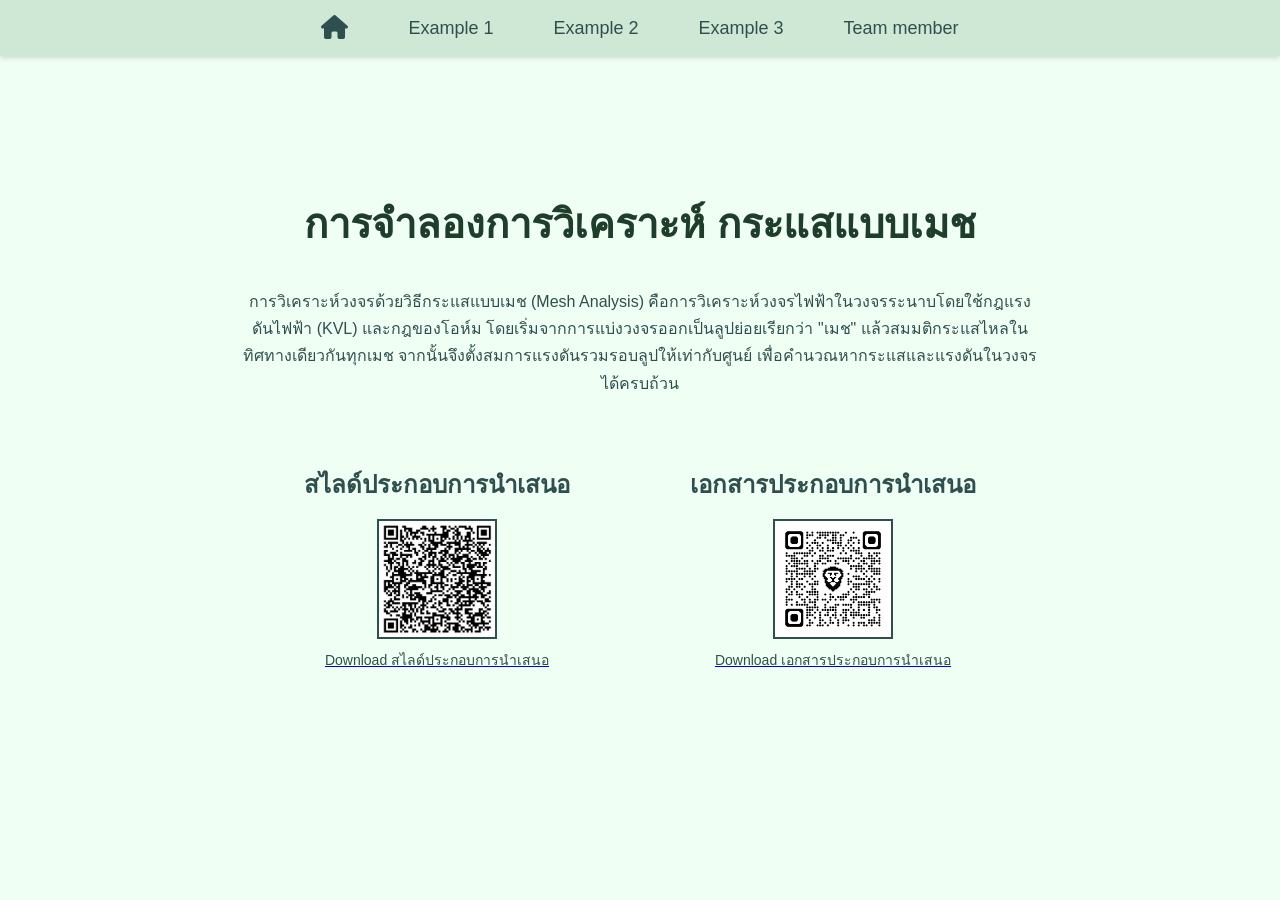
<file: index.html>
<!doctype html>
<html lang="th">
  <head>
    <meta charset="UTF-8" />
    <meta name="viewport" content="width=device-width, initial-scale=1.0" />

    <title>Mesh Analysis</title>

    <!-- CSS -->
    <link rel="stylesheet" href="sytle.css" />
    <link rel="stylesheet" href="responsive.css" />
    <link rel="shortcut icon" href="img_Example/logo-swu.png" />
  <!-- CSS -->
  <link rel="stylesheet" href="sytle.css" />
  <link rel="stylesheet" href="responsive.css" />
  <link rel="shortcut icon" href="img_Example/logo-swu.png">

    <!-- Font Awesome -->
    <link
      rel="stylesheet"
      href="https://cdnjs.cloudflare.com/ajax/libs/font-awesome/6.5.0/css/all.min.css"
    />
  </head>

  <body>
    <!-- ================= NAVBAR ================= -->
    <nav class="navbar">
      <div class="menu">
        <a href="index.html">
          <i class="fas fa-home"></i>
        </a>
        <a href="page_Ex1.html">Example 1</a>
        <a href="page_Ex2.html">Example 2</a>
        <a href="page_Ex3.html">Example 3</a>
        <a href="page_team.html">Team member</a>
      </div>
    </nav>

    <!-- ================= CONTENT ================= -->
    <section class="container">
      <!-- Title -->
      <div class="text-in-web">
        <h1>การจำลองการวิเคราะห์ กระแสแบบเมช</h1>
      </div>

      <div class="text-center">
        <h1>การจำลองการวิเคราะห์</h1>
        <h1>กระแสแบบเมช</h1>
      </div>

      <!-- Description -->
      <p>
        การวิเคราะห์วงจรด้วยวิธีกระแสแบบเมช (Mesh Analysis)
        คือการวิเคราะห์วงจรไฟฟ้าในวงจรระนาบโดยใช้กฎแรงดันไฟฟ้า (KVL)
        และกฎของโอห์ม โดยเริ่มจากการแบ่งวงจรออกเป็นลูปย่อยเรียกว่า "เมช"
        แล้วสมมติกระแสไหลในทิศทางเดียวกันทุกเมช
        จากนั้นจึงตั้งสมการแรงดันรวมรอบลูปให้เท่ากับศูนย์
        เพื่อคำนวณหากระแสและแรงดันในวงจรได้ครบถ้วน
      </p>
      <br>
      <!-- <h3>คำเตือนและคำแนะนำการใช้โปรแกรม</h3>
      <p>
        โปรแกรมคำนวณ Mesh Analysis ที่พัฒนาขึ้นในปัจจุบัน
        ยังไม่สามารถรองรับการคำนวณได้กับทุกวงจรเมช
        เนื่องจากสมการที่ใช้ภายในโปรแกรมถูกกำหนดขึ้นตามตัวอย่างโจทย์ที่นำมาใช้ทดสอบเท่านั้น
        ดังนั้นโปรแกรมจึงสามารถคำนวณได้เฉพาะวงจรที่มีลักษณะเหมือนกับตัวอย่างที่แสดง
        เช่น จำนวนเมชและค่าของตัวต้านทานที่กำหนดไว้ในระบบ อย่างไรก็ตาม
        โปรแกรมนี้ยังสามารถพัฒนาต่อยอดได้
        ในอนาคตมีแนวคิดที่จะปรับปรุงให้โปรแกรมสามารถสร้างสมการของ Mesh Analysis
        ได้โดยอัตโนมัติจากข้อมูลของวงจร
        เพื่อให้สามารถวิเคราะห์และคำนวณได้กับวงจรหลากหลายรูปแบบ
        ไม่จำกัดเฉพาะตัวอย่างที่กำหนดไว้ในปัจจุบัน
      </p> -->

      <!-- ================= DOWNLOAD SECTION ================= -->
      <div class="download-section">
        <!-- Left -->
        <div class="download-box">
          <div class="box1">
            <h3>สไลด์ประกอบการนำเสนอ</h3>

            <div class="qr">
              <a
                href="https://www.canva.com/design/DAHCnCiTcVA/3RLg1G1ie_dd5GwMR3bYzw/edit?utm_content=DAHCnCiTcVA&utm_campaign=designshare&utm_medium=link2&utm_source=sharebutton"
                target="_blank"
              >
                <img src="img_Example/qr_slide.png" alt="QR สไลด์" />
              </a>

              <!-- ห้ามอัพไฟล์เกิน 100MB -->
              <a href="img_Example/slide .pdf" download> 
                <p>Download สไลด์ประกอบการนำเสนอ</p>
              </a>
            </div>
          </div>
        </div>

        <!-- Right -->
        <div class="download-box">
          <div class="box2">
            <h3>เอกสารประกอบการนำเสนอ</h3>

            <div class="qr">
              <a
                href="https://drive.google.com/drive/folders/1nMPreAa7wQIp-Db1WjNujhUW_W3Ll82I?usp=sharing"
                target="_blank"
              >
                <img src="img_Example/qr_paper.png" alt="QR เอกสาร" />
              </a>

              <a href="img_Example/การจำลองการวิเคราะห์วิธีกระแสเมช.pdf" download>
                <p>Download เอกสารประกอบการนำเสนอ</p>
              </a>
            </div>
          </div>
        </div>
      </div>
      <!-- =============== END DOWNLOAD =============== -->
    </section>
  </body>
</html>
</file>
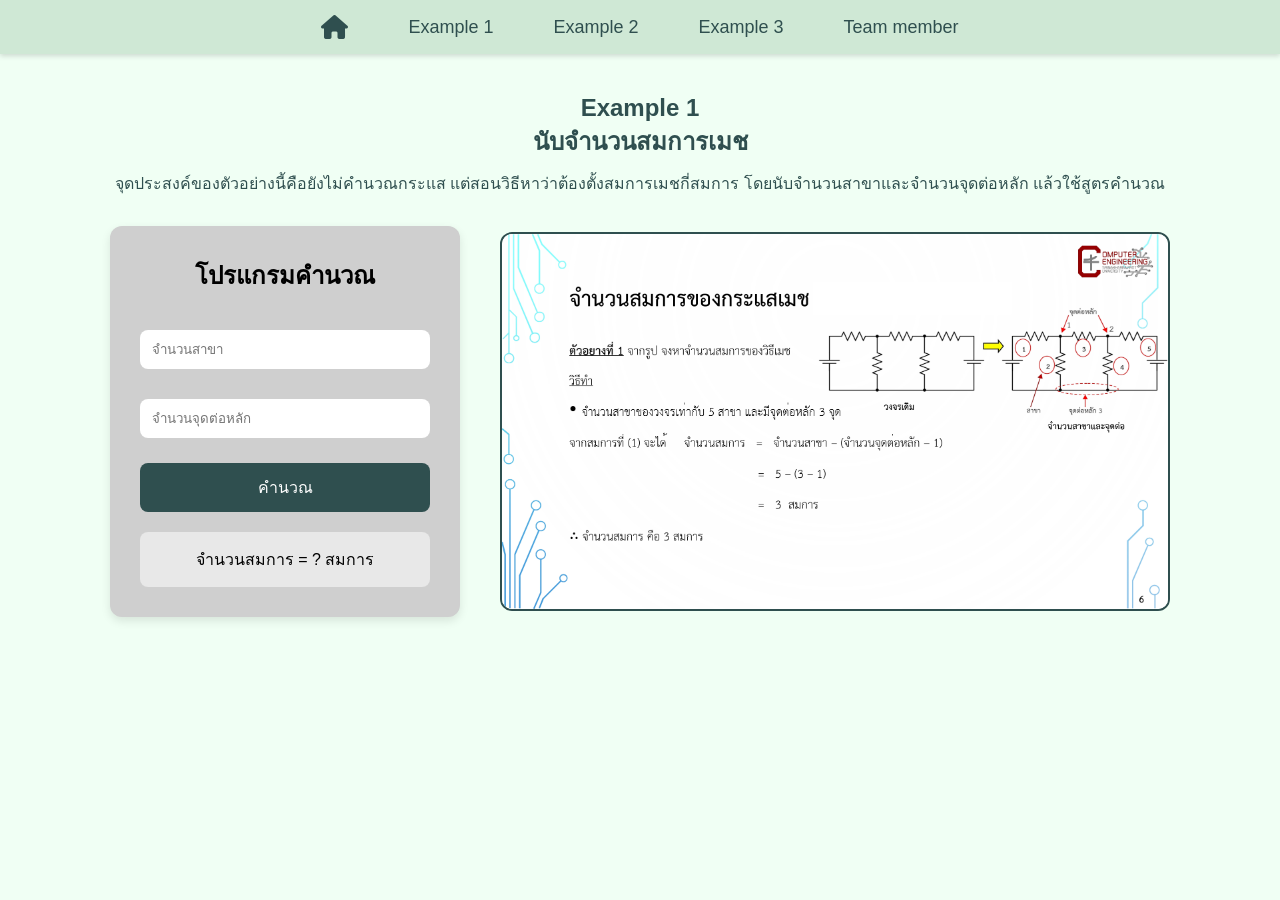
<file: page_Ex1.html>
<head>
  <meta charset="UTF-8" />
  <meta name="viewport" content="width=device-width, initial-scale=1.0">

  <title>Example 1 Mesh Equation</title>

  <link rel="stylesheet" href="page_Ex1.css" />
  <link rel="stylesheet" href="responsive.css">
  <meta name="viewport" content="width=device-width, initial-scale=1.0">

  <link rel="shortcut icon" href="img_Example/logo-swu.png">

  <link
    rel="stylesheet"
    href="https://cdnjs.cloudflare.com/ajax/libs/font-awesome/6.5.0/css/all.min.css"/>
</head>
  <body>
    <!-- Navbar -->
    <nav class="navbar">
      <div class="menu">
        <a href="index.html"><i class="fas fa-home"></i></a>
        <a href="page_Ex1.html">Example 1</a>
        <a href="page_Ex2.html">Example 2</a>
        <a href="page_Ex3.html">Example 3</a>
        <a href="page_team.html">Team member</a>
      </div>
    </nav>

    <!-- Container -->
    <section class="container">
      <h1>Example 1 <br> นับจำนวนสมการเมช</h1>

      <p class="desc">
        จุดประสงค์ของตัวอย่างนี้คือยังไม่คำนวณกระแส
        แต่สอนวิธีหาว่าต้องตั้งสมการเมชกี่สมการ
        โดยนับจำนวนสาขาและจำนวนจุดต่อหลัก แล้วใช้สูตรคำนวณ
      </p>

      <div class="content">
        <!-- Calculator -->
        <div class="calculator">
          <h2>โปรแกรมคำนวณ</h2>

          <input type="number" id="branch" placeholder="จำนวนสาขา" />
          <input type="number" id="node" placeholder="จำนวนจุดต่อหลัก" />

          <button onclick="calculateMesh1()">คำนวณ</button>

          <div class="output">
            จำนวนสมการ = <span id="result">?</span>
            สมการ
          </div>
        </div>

        <!-- Example Image -->
        <div class="example-img">
          <img src="img_Example/Ex1.jpg" alt="example" class="box1" />
        </div>
      </div>
    </section>

    <script src="script_Ex1.js"></script>
  </body>
</html>
</file>
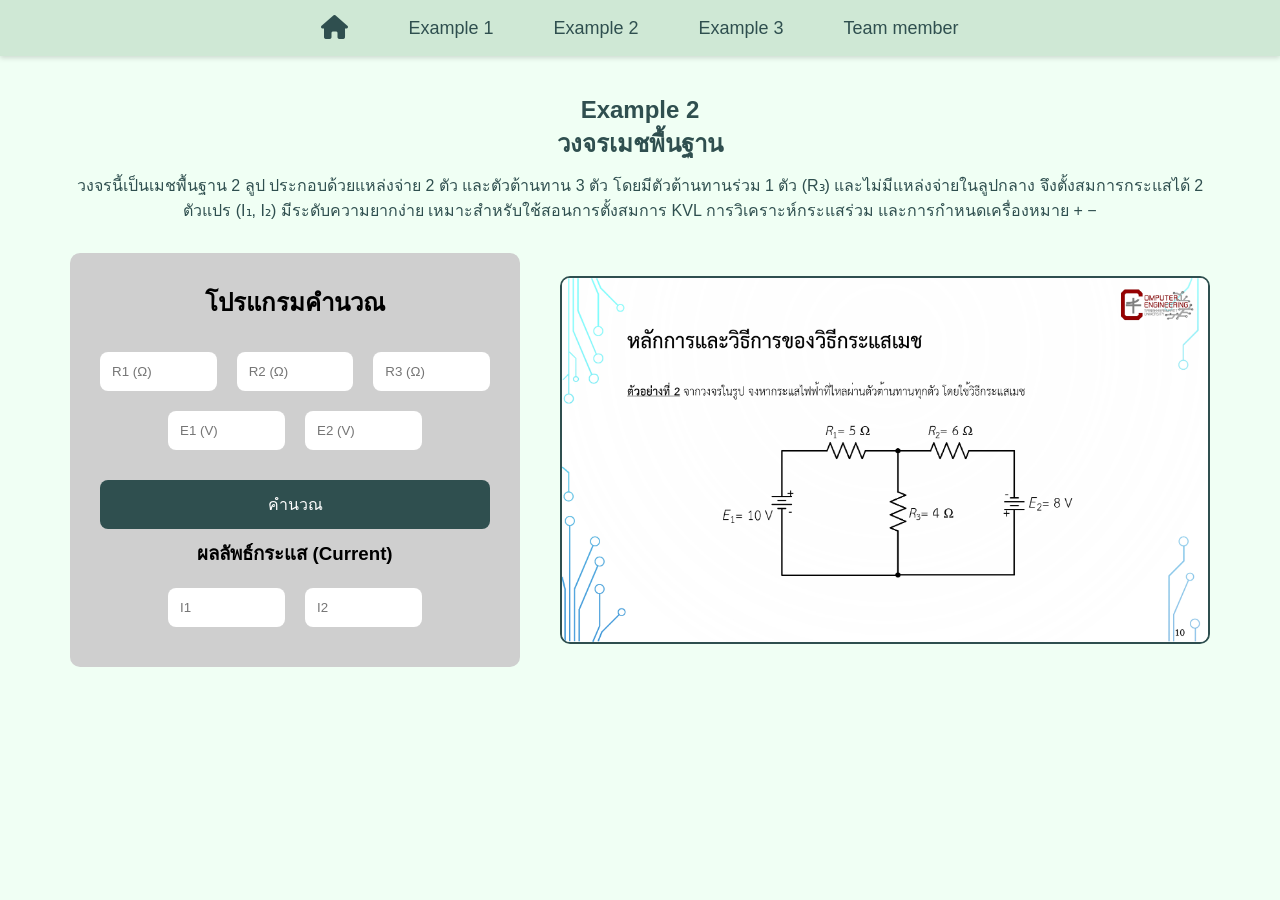
<file: page_Ex2.html>
<!doctype html>
<html lang="en">
  <head>
    <meta charset="UTF-8" />
    <meta name="viewport" content="width=device-width, initial-scale=1.0" />
    <title>Example 2 Mesh Equation</title>
    <link rel="stylesheet" href="page_Ex2.css" />
    <link rel="stylesheet" href="responsive.css" />
    <link rel="shortcut icon" href="img_Example/logo-swu.png" />
    <meta name="viewport" content="width=device-width, initial-scale=1.0" />
    <link
      rel="stylesheet"
      href="https://cdnjs.cloudflare.com/ajax/libs/font-awesome/6.5.0/css/all.min.css"
    />
  </head>
  <body>
    <!-- Navbar -->
    <nav class="navbar">
      <div class="menu">
        <a href="index.html"><i class="fas fa-home"></i></a>
        <a href="page_Ex1.html">Example 1</a>
        <a href="page_Ex2.html">Example 2</a>
        <a href="page_Ex3.html">Example 3</a>
        <a href="page_team.html">Team member</a>
      </div>
    </nav>

    <!-- Container -->
    <section class="container">
      <h1>
        Example 2 <br />
        วงจรเมชพื้นฐาน
      </h1>

      <p class="desc">
        วงจรนี้เป็นเมชพื้นฐาน 2 ลูป ประกอบด้วยแหล่งจ่าย 2 ตัว และตัวต้านทาน 3
        ตัว โดยมีตัวต้านทานร่วม 1 ตัว (R₃) และไม่มีแหล่งจ่ายในลูปกลาง
        จึงตั้งสมการกระแสได้ 2 ตัวแปร (I₁, I₂) มีระดับความยากง่าย
        เหมาะสำหรับใช้สอนการตั้งสมการ KVL การวิเคราะห์กระแสร่วม
        และการกำหนดเครื่องหมาย + −
      </p>

      <div class="content">
        <!-- Calculator -->
        <div class="calculator">
          <h2>โปรแกรมคำนวณ</h2>

          <div class="form_group">
            <input type="number" id="r1" placeholder="R1 (Ω)" />
            <input type="number" id="r2" placeholder="R2 (Ω)" />
            <input type="number" id="r3" placeholder="R3 (Ω)" />
          </div>

          <div class="form_group">
            <input type="number" id="E1" placeholder="E1 (V)" />
            <input type="number" id="E2" placeholder="E2 (V)" />
          </div>

          <button onclick="calculateMesh2()">คำนวณ</button>

          <h3>ผลลัพธ์กระแส (Current)</h3>
          <div class="form_group_output">
            <input type="text" id="current_1" placeholder="I1" />
            <input type="text" id="current_2" placeholder="I2" />
          </div>
        </div>

        <!-- Example Image -->
        <div class="example-img">
          <img src="img_Example/Ex2.jpg" alt="example" class="box1" />
        </div>
      </div>
    </section>

    <script src="script_Ex2.js"></script>
  </body>
</html>
</file>
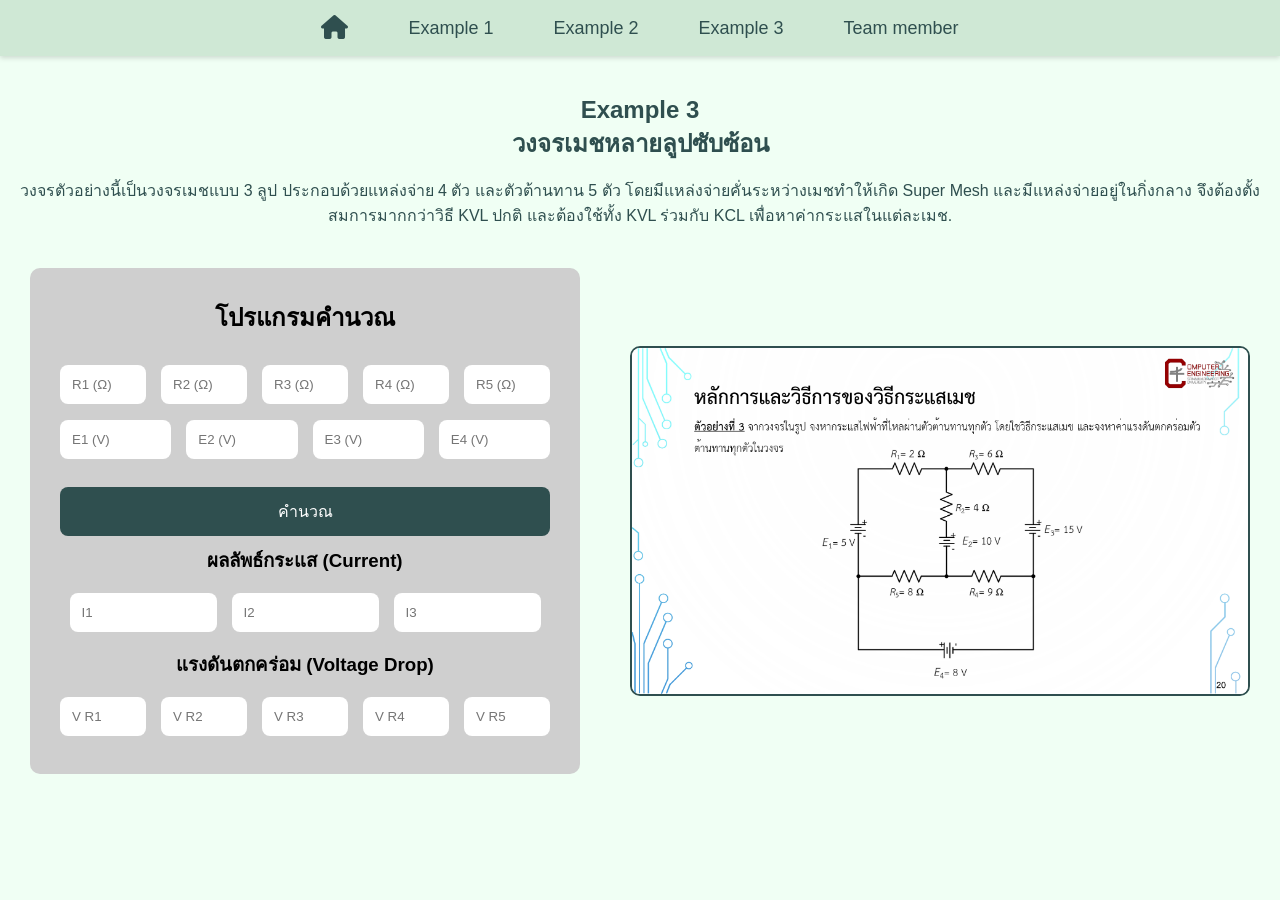
<file: page_Ex3.html>
<!doctype html>
<html lang="en">
  <head>
    <meta charset="UTF-8" />
    <meta name="viewport" content="width=device-width, initial-scale=1.0" />
    <title>Example 3 Mesh Equation</title>
    <link rel="stylesheet" href="page_Ex3.css" />
    <link rel="stylesheet" href="responsive.css" />
    <link rel="shortcut icon" href="img_Example/logo-swu.png" />
    <meta name="viewport" content="width=device-width, initial-scale=1.0" />
    <link
      rel="stylesheet"
      href="https://cdnjs.cloudflare.com/ajax/libs/font-awesome/6.5.0/css/all.min.css"
    />
  </head>
  <body>
    <!-- Navbar -->
    <nav class="navbar">
      <div class="menu">
        <a href="index.html"><i class="fas fa-home"></i></a>
        <a href="page_Ex1.html">Example 1</a>
        <a href="page_Ex2.html">Example 2</a>
        <a href="page_Ex3.html">Example 3</a>
        <a href="page_team.html">Team member</a>
      </div>
    </nav>

    <!-- Container -->
    <section class="container">
      <h1>Example 3 <br />วงจรเมชหลายลูปซับซ้อน</h1>

      <p class="desc">
        วงจรตัวอย่างนี้เป็นวงจรเมชแบบ 3 ลูป ประกอบด้วยแหล่งจ่าย 4 ตัว
        และตัวต้านทาน 5 ตัว โดยมีแหล่งจ่ายคั่นระหว่างเมชทำให้เกิด Super Mesh
        และมีแหล่งจ่ายอยู่ในกิ่งกลาง จึงต้องตั้งสมการมากกว่าวิธี KVL ปกติ
        และต้องใช้ทั้ง KVL ร่วมกับ KCL เพื่อหาค่ากระแสในแต่ละเมช.
      </p>

      <div class="content">
        <!-- Calculator -->
        <div class="calculator">
          <h2>โปรแกรมคำนวณ</h2>

          <div class="form_group">
            <input type="number" id="R1" placeholder="R1 (Ω)" />
            <input type="number" id="R2" placeholder="R2 (Ω)" />
            <input type="number" id="R3" placeholder="R3 (Ω)" />
            <input type="number" id="R4" placeholder="R4 (Ω)" />
            <input type="number" id="R5" placeholder="R5 (Ω)" />
          </div>

          <div class="form_group">
            <input type="number" id="v1" placeholder="E1 (V)" />
            <input type="number" id="v2" placeholder="E2 (V)" />
            <input type="number" id="v3" placeholder="E3 (V)" />
            <input type="number" id="v4" placeholder="E4 (V)" />
          </div>

          <button onclick="calculateMesh3()">คำนวณ</button>

          <h3>ผลลัพธ์กระแส (Current)</h3>
          <div class="form_group_output">
            <input type="text" id="current_1" placeholder="I1" readonly />
            <input type="text" id="current_2" placeholder="I2" readonly />
            <input type="text" id="current_3" placeholder="I3" readonly />
          </div>

          <h3>แรงดันตกคร่อม (Voltage Drop)</h3>
          <div class="form_group_output">
            <input type="text" id="v_r1" placeholder="V R1" readonly />
            <input type="text" id="v_r2" placeholder="V R2" readonly />
            <input type="text" id="v_r3" placeholder="V R3" readonly />
            <input type="text" id="v_r4" placeholder="V R4" readonly />
            <input type="text" id="v_r5" placeholder="V R5" readonly />
          </div>
        </div>

        <!-- Example Image -->
        <div class="example-img">
          <img src="img_Example/Ex3.jpg" alt="example" class="box1" />
        </div>
      </div>
    </section>
    <script src="script_Ex3.js"></script>
  </body>
</html>
</file>
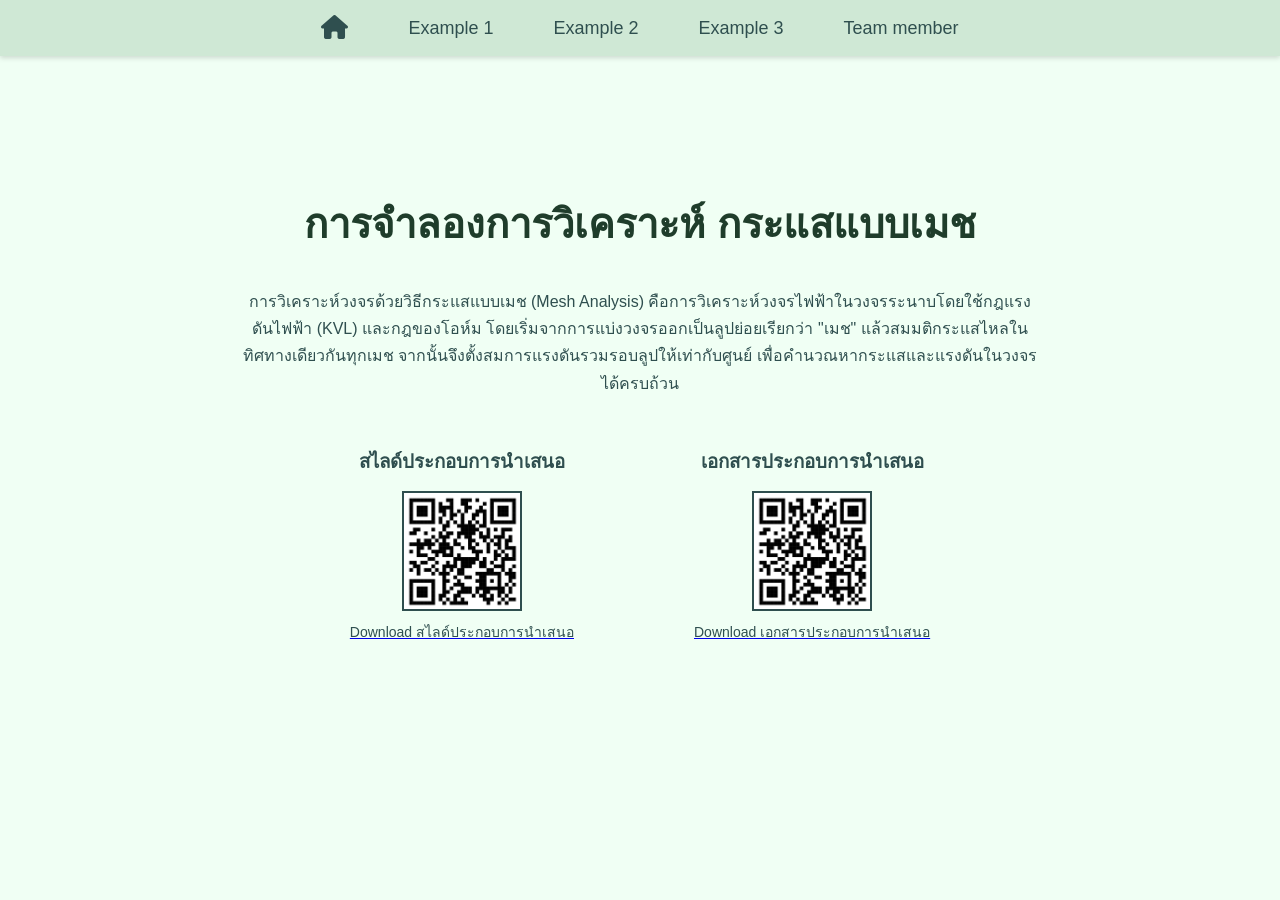
<file: page_main.html>
<!DOCTYPE html>
<html lang="th">
<head>
  <meta charset="UTF-8" />
  <meta name="viewport" content="width=device-width, initial-scale=1.0" />

  <title>Mesh Analysis</title>

  <!-- CSS -->
  <link rel="stylesheet" href="page_main.css" />
  <link rel="stylesheet" href="responsive.css" />

  <!-- Font Awesome -->
  <link
    rel="stylesheet"
    href="https://cdnjs.cloudflare.com/ajax/libs/font-awesome/6.5.0/css/all.min.css"
  />
</head>

<body>

  <!-- ================= NAVBAR ================= -->
  <nav class="navbar">
    <div class="menu">
      <a href="page_main.html">
        <i class="fas fa-home"></i>
      </a>
      <a href="page_Ex1.html">Example 1</a>
      <a href="page_Ex2.html">Example 2</a>
      <a href="page_Ex3.html">Example 3</a>
      <a href="page_team.html">Team member</a>
    </div>
  </nav>


  <!-- ================= CONTENT ================= -->
  <section class="container">

    <!-- Title -->
    <div class="text-in-web">
      <h1>การจำลองการวิเคราะห์ กระแสแบบเมช</h1>
    </div>

    <div class="text-center">
      <h1>การจำลองการวิเคราะห์</h1>
      <h1>กระแสแบบเมช</h1>
    </div>

    <!-- Description -->
    <p>
      การวิเคราะห์วงจรด้วยวิธีกระแสแบบเมช (Mesh Analysis)
      คือการวิเคราะห์วงจรไฟฟ้าในวงจรระนาบโดยใช้กฎแรงดันไฟฟ้า (KVL)
      และกฎของโอห์ม โดยเริ่มจากการแบ่งวงจรออกเป็นลูปย่อยเรียกว่า "เมช"
      แล้วสมมติกระแสไหลในทิศทางเดียวกันทุกเมช
      จากนั้นจึงตั้งสมการแรงดันรวมรอบลูปให้เท่ากับศูนย์
      เพื่อคำนวณหากระแสและแรงดันในวงจรได้ครบถ้วน
    </p>


    <!-- ================= DOWNLOAD SECTION ================= -->
    <div class="download-section">

      <!-- Left -->
      <div class="download-box">
        <div class="box1">
          <h3>สไลด์ประกอบการนำเสนอ</h3>

          <div class="qr">
            <a
              href="https://drive.google.com/drive/folders/1i2CcPfl7v5yumWqBwvBBsxJQOkNcR52-?usp=sharing"
              target="_blank"
            >
              <img src="img_Example/qr1.png" alt="QR สไลด์" />
            </a>

            <a href="img_Example/Exsam2.pdf" download>
              <p>Download สไลด์ประกอบการนำเสนอ</p>
            </a>
          </div>

        </div>
      </div>

      <!-- Right -->
      <div class="download-box">
        <div class="box2">
          <h3>เอกสารประกอบการนำเสนอ</h3>

          <div class="qr">
            <a
              href="https://drive.google.com/drive/folders/1nMPreAa7wQIp-Db1WjNujhUW_W3Ll82I?usp=sharing"
              target="_blank"
            >
              <img src="img_Example/qr2.png" alt="QR เอกสาร" />
            </a>

            <a href="img_Example/document.pdf" download>
              <p>Download เอกสารประกอบการนำเสนอ</p>
            </a>
          </div>

        </div>
      </div>

    </div>
    <!-- =============== END DOWNLOAD =============== -->

  </section>

</body>
</html>
</file>
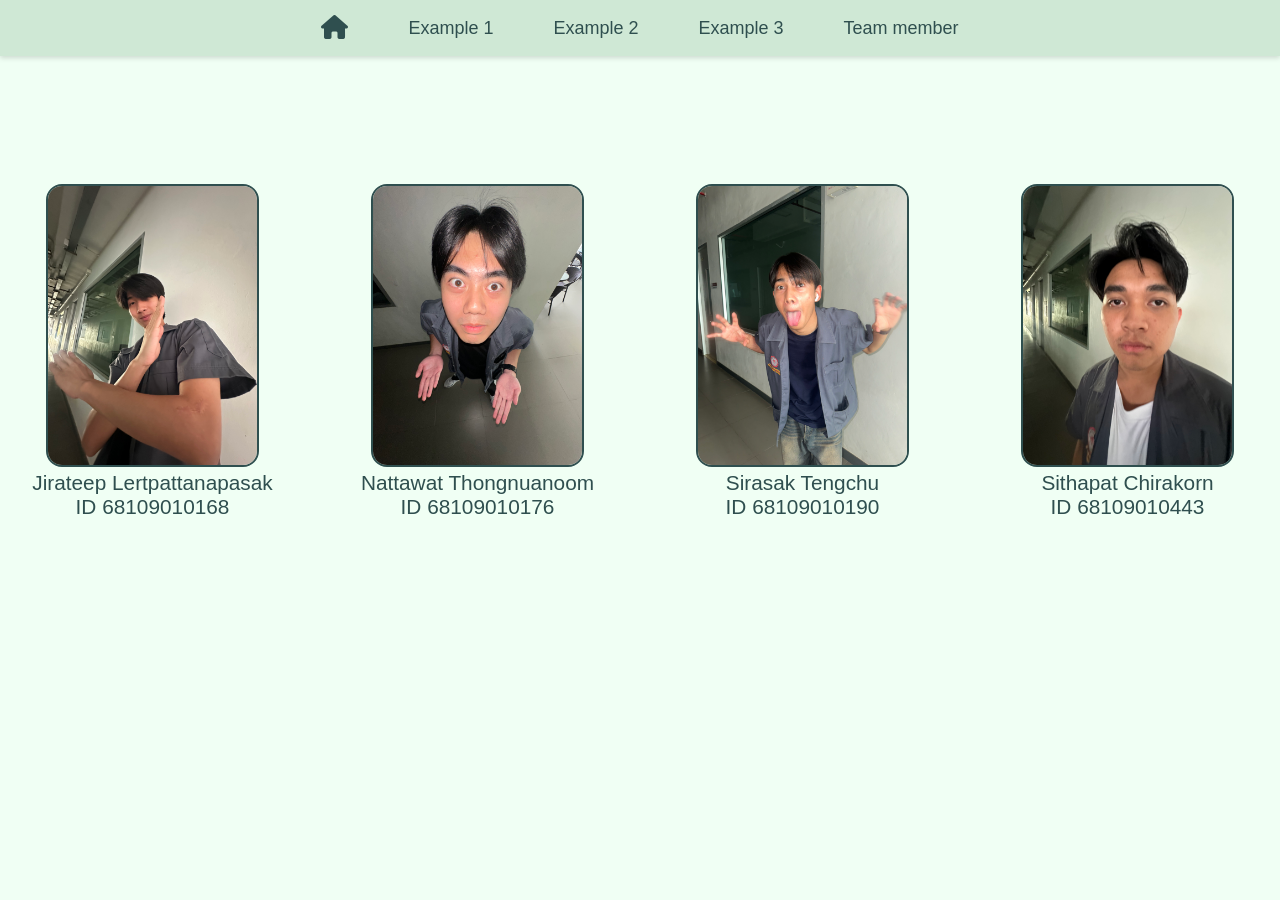
<file: page_team.html>
<!doctype html>
<html lang="en">
  <head>
    <meta charset="UTF-8" />
    <meta name="viewport" content="width=device-width, initial-scale=1.0" />
    <title>Team member</title>
    <link rel="stylesheet" href="page_team.css" />
    <link rel="stylesheet" href="responsive.css" />
    <link rel="shortcut icon" href="img_Example/logo-swu.png" />
    <link
      rel="stylesheet"
      href="https://cdnjs.cloudflare.com/ajax/libs/font-awesome/6.5.0/css/all.min.css"
    />
    <link rel="stylesheet" href="responsive.css" />
  </head>
  <body>
    <!-- Navbar -->
    <nav class="navbar">
      <div class="menu">
        <a href="index.html"><i class="fas fa-home"></i></a>
        <a href="page_Ex1.html">Example 1</a>
        <a href="page_Ex2.html">Example 2</a>
        <a href="page_Ex3.html">Example 3</a>
        <a href="page_team.html">Team member</a>
      </div>
    </nav>

    <!-- Container -->
    <section class="container">
      <div class="img_ice">
        <img src="img_Example/ice.jpg" alt="" />
        <p>Jirateep Lertpattanapasak <br />ID 68109010168</p>
      </div>
      <div class="img_mix">
        <img src="img_Example/mix.jpg" alt="" />
        <p>Nattawat Thongnuanoom <br />ID 68109010176</p>
      </div>
      <div class="img_c">
        <img src="img_Example/c.jpg" alt="" />
        <p>Sirasak Tengchu <br />ID 68109010190</p>
      </div>
      <div class="img_ohm">
        <img src="img_Example/ohm.jpg" alt="" />
        <p>Sithapat Chirakorn <br />ID 68109010443</p>
      </div>
    </section>
  </body>
</html>
</file>
<file: sytle.css>
/* =====================
   Reset
===================== */
* {
  margin: 0;
  padding: 0;
  box-sizing: border-box;
  font-family: "Segoe UI", sans-serif;
}

body {
  background: #f0fff4;
}

/* =====================
   Navbar
===================== */
.navbar {
  background: #cfe8d5;
  padding: 15px 0;
  box-shadow: 0 2px 5px rgba(0, 0, 0, 0.15);

  .menu {
    display: flex;
    justify-content: center;
    align-items: center;
    gap: 60px;

    i {
      font-size: 1.5rem;
    }

    a {
      text-decoration: none;
      color: #2f4f4f;
      font-size: 18px;
      font-weight: 500;
      transition: 0.3s ease;
      position: relative;

      &:hover {
        color: #000;
        transform: scale(1.1);
      }

      &::after {
        content: "";
        position: absolute;
        left: 0;
        bottom: -5px;
        width: 0%;
        height: 2px;
        background: #000;
        transition: width 0.3s ease;
      }

      &:hover::after {
        width: 100%;
      }
    }
  }
}

/* Container */
.container {
  width: 80%;
  margin: 6rem auto;
  padding: 40px;
  border-radius: 4px;

  .text-in-web {
    display: block;
  }

  .text-center {
    display: none;
  }

  /* Title */
  h1 {
    text-align: center;
    margin-bottom: 2rem;
    color: #1f3d2b;
    font-size: 2.5rem;
  }

  h3{
    text-align: center;
    margin-bottom: 1rem;
    color: #1f3d2b;
    font-size: 1.5rem;
  }

  /* Paragraph */
  p {
    line-height: 1.7;
    color: #2f4f4f;
    text-align: center;
    max-width: 800px;
    margin: auto;
    font-size: 1rem;
  }

  /* Download Section */
  .download-section {
    margin-top: 50px;
    display: flex;
    justify-content: center;
    gap: 120px;

    /* Box */
    .download-box {
      text-align: center;

      h3 {
        margin-bottom: 15px;
        color: #2f4f4f;
      }

      /* Text */
      p {
        margin-top: 10px;
        font-size: 14px;
      }

      /* QR Box */
      .qr img {
        width: 120px;
        height: 120px;
        background: #cfd8d3;
        display: flex;
        align-items: center;
        justify-content: center;
        font-size: 28px;
        margin: 10px auto;
        border: 2px solid #2f4f4f;

        &.light {
          background: #e6e6e6;
        }
      }
    }
  }
}
</file>
<file: responsive.css>
/* ===== TABLET (iPad) ===== */
@media (max-width: 1024px) {
  .content {
    grid-template-columns: 1fr;
    gap: 40px;
  }

  .container {
    margin-top: 0rem;
  }

  .container h1 {
    margin-top: 3rem;
  }

  .example-img img {
    max-width: 550px;
    margin: 0 auto;
  }

  .calculator {
    max-width: 550px;
    margin: 0 auto;
  }

  .download-box {
    margin-top: 60px;
  }
}

/* ===== MOBILE ===== */
@media (max-width: 768px) {
  .navbar {
    flex-direction: column;
    gap: 15px;
  }

  .navbar .menu {
    flex-wrap: wrap;
    justify-content: center;
    gap: 15px;
  }

  .container {
    width: 95%;
  }

  .container h1 {
    font-size: 2rem;
  }

  .container p {
    font-size: 18px;
  }

  .download-box h3 {
    font-size: 1.6rem;
  }
}

/* ===== SMALL MOBILE ===== */
@media (max-width: 480px) {
  .container h1 {
    font-size: 1.8rem;
  }

  .calculator {
    padding: 20px;
  }

  .download-section {
    flex-direction: column;
    /* margin-bottom: 30px; */
  }

  .download-box .qr img {
    width: 200px;
    height: 200px;
  }
}
</file>
<file: page_Ex1.css>
/* =====================
   Reset
===================== */
* {
  margin: 0;
  padding: 0;
  box-sizing: border-box;
  font-family: "Segoe UI", sans-serif;
}

html, body {
  overflow-x: hidden;
}

body {
  background: #f0fff4;
}

/* =====================
   Navbar
===================== */
.navbar {
  background: #cfe8d5;
  padding: 15px 0;
  box-shadow: 0 2px 5px rgba(0, 0, 0, 0.15);
}

.navbar .menu {
  display: flex;
  justify-content: center;
  align-items: center;
  gap: 60px;
  flex-wrap: wrap;
}

.navbar .menu i {
  font-size: 1.5rem;
}

.navbar .menu a {
  text-decoration: none;
  color: #2f4f4f;
  font-size: 18px;
  font-weight: 500;
  transition: 0.3s ease;
  position: relative;
}

.navbar .menu a:hover {
  color: #000;
  transform: scale(1.05);
}

.navbar .menu a::after {
  content: "";
  position: absolute;
  left: 0;
  bottom: -5px;
  width: 0%;
  height: 2px;
  background: #000;
  transition: width 0.3s ease;
}

.navbar .menu a:hover::after {
  width: 100%;
}

/* =====================
   Container
===================== */
.container {
  width: 100%;
  max-width: 1200px;
  margin: 40px auto;
  padding: 0 20px;   /* ลด padding กันล้น */
  text-align: center;
}

.container h1 {
  color: #2f4f4f;
  margin-bottom: 10px;
}

.container .desc {
  color: #2f4f4f;
  margin-bottom: 30px;
}

/* =====================
   Content Layout
===================== */
.content {
  display: flex;
  gap: 40px;
  align-items: center;
  justify-content: center;
  flex-wrap: wrap;
}

/* =====================
   Calculator
===================== */
.calculator {
  background: #cfcfcf;
  padding: 30px;
  border-radius: 12px;
  width: 350px;
  max-width: 100%;
  box-shadow: 0 4px 10px rgba(0, 0, 0, 0.1);
}

.calculator h2 {
  margin-bottom: 20px;
}

.calculator input {
  width: 100%;
  padding: 12px;
  margin: 15px 0;
  border: none;
  border-radius: 8px;
}

.calculator button {
  width: 100%;
  padding: 12px;
  margin-top: 10px;
  border: none;
  border-radius: 8px;
  background: #2f4f4f;
  color: white;
  font-size: 16px;
  cursor: pointer;
  transition: 0.3s;
}

.calculator button:hover {
  background: #1f3d2b;
}

.calculator .output {
  margin-top: 20px;
  background: #e8e8e8;
  padding: 15px;
  border-radius: 8px;
}

/* =====================
   Example Image
===================== */
.example-img img {
  width: 100%;        /* แก้จาก 620px */
  max-width: 670px;   /* จำกัดไม่ให้ใหญ่เกิน */
  border-radius: 12px;
  border: 2px solid #2f4f4f;
  display: block;
}
</file>
<file: page_Ex2.css>
/* =====================
   Reset
===================== */
* {
  margin: 0;
  padding: 0;
  box-sizing: border-box;
  font-family: "Segoe UI", sans-serif;
}

html, body {
  overflow-x: hidden;
}

body {
  background: #f0fff4;
}

/* =====================
   Navbar
===================== */
.navbar {
  background: #cfe8d5;
  padding: 15px 0;
  box-shadow: 0 2px 5px rgba(0, 0, 0, 0.15);
}

.navbar .menu {
  display: flex;
  justify-content: center;
  align-items: center;
  gap: 60px;
  flex-wrap: wrap;
}

.navbar .menu i {
  font-size: 1.5rem;
}

.navbar .menu a {
  text-decoration: none;
  color: #2f4f4f;
  font-size: 18px;
  font-weight: 500;
  transition: 0.3s ease;
  position: relative;
}

.navbar .menu a:hover {
  color: #000;
  transform: scale(1.05);
}

.navbar .menu a::after {
  content: "";
  position: absolute;
  left: 0;
  bottom: -5px;
  width: 0%;
  height: 2px;
  background: #000;
  transition: width 0.3s ease;
}

.navbar .menu a:hover::after {
  width: 100%;
}

/* =====================
   Container
===================== */
.container {
  width: 100%;
  max-width: 1200px;
  margin: 40px auto;
  padding: 0 20px;
  text-align: center;
}

.container h1 {
  color: #2f4f4f;
  margin-bottom: 10px;
}

.container .desc {
  color: #2f4f4f;
  margin-bottom: 30px;
  display: flex;
  justify-content: center;
}

/* =====================
   Layout
===================== */
.content {
  display: flex;
  gap: 40px;
  align-items: center;
  justify-content: center;
  flex-wrap: wrap;
}

/* =====================
   Calculator
===================== */
.calculator {
  background: #cfcfcf;
  padding: 30px;
  border-radius: 10px;
  width: 450px;
  max-width: 100%;
}

.calculator h2 {
  text-align: center;
  margin-bottom: 20px;
}

.calculator h3{
  margin-bottom: 10px;
  margin-top: 10px;
}

.calculator .form_group,
.calculator .form_group_output {
  display: flex;
  flex-direction: row;
  gap: 20px;
  justify-content: center;
  /* flex-wrap: wrap; */
}

.calculator .form_group input,
.calculator .form_group_output input {
  width: 30%;
  min-width: 80px;
  padding: 12px;
  margin: 10px 0;
  border: none;
  border-radius: 8px;
}

.calculator button {
  width: 100%;
  padding: 12px;
  margin-top: 20px;
  border: none;
  border-radius: 8px;
  background: #2f4f4f;
  color: white;
  font-size: 16px;
  cursor: pointer;
  transition: 0.3s;
}

.calculator button:hover {
  background-color: #1f3d2b;
}

.calculator .output {
  margin-top: 20px;
  background: #e8e8e8;
  padding: 15px;
  border-radius: 8px;
}

/* =====================
   Example Image
===================== */
.example-img img {
  width: 100%;
  max-width: 650px;
  border-radius: 10px;
  border: 2px solid #2f4f4f;
  display: block;
}

/* =====================
   Responsive
===================== */
@media (max-width: 1024px) {
  .example-img img {
    max-width: 450px;
  }
}

@media (max-width: 768px) {
  .content {
    flex-direction: column;
  }

  .calculator {
    width: 100%;
  }

  .calculator .form_group input,
  .calculator .form_group_output input {
    width: 100%;
  }
}
</file>
<file: page_Ex3.css>
/* =====================
   Reset
===================== */
* {
  margin: 0;
  padding: 0;
  box-sizing: border-box;
  font-family: "Segoe UI", sans-serif;
}

html,
body {
  overflow-x: hidden;
}

body {
  background: #f0fff4;
}

/* =====================
   Navbar
===================== */
.navbar {
  background: #cfe8d5;
  padding: 15px 0;
  box-shadow: 0 2px 5px rgba(0, 0, 0, 0.15);
}

.navbar .menu {
  display: flex;
  justify-content: center;
  align-items: center;
  gap: 60px;
  flex-wrap: wrap;
}

.navbar .menu i {
  font-size: 1.5rem;
}

.navbar .menu a {
  text-decoration: none;
  color: #2f4f4f;
  font-size: 18px;
  font-weight: 500;
  transition: 0.3s ease;
  position: relative;
}

.navbar .menu a:hover {
  color: #000;
  transform: scale(1.05);
}

.navbar .menu a::after {
  content: "";
  position: absolute;
  left: 0;
  bottom: -5px;
  width: 0%;
  height: 2px;
  background: #000;
  transition: width 0.3s ease;
}

.navbar .menu a:hover::after {
  width: 100%;
}

/* =====================
   Container
===================== */
.container {
  width: 100%;
  max-width: 1300px;
  margin: 40px auto;
  padding: 0 20px;
  text-align: center;
}

.container h1 {
  color: #2f4f4f;
  margin-bottom: 15px;
  word-break: break-word;
}

.desc {
  color: #2f4f4f;
  margin-bottom: 40px;
}

/* =====================
   Layout (แนวนอน)
===================== */
.content {
  display: flex;
  flex-direction: row; /* แนวนอน */
  gap: 50px;
  align-items: center;
  justify-content: center;
  flex-wrap: nowrap; /* บนจอใหญ่ไม่ให้ตกบรรทัด */
}

/* =====================
   Calculator
===================== */
.calculator {
  background: #cfcfcf;
  padding: 30px;
  border-radius: 10px;
  width: 550px;
  max-width: 100%;
}

.calculator h2 {
  margin-bottom: 20px;
}

.calculator h3{
  margin-bottom: 10px;
  margin-top: 10px;
}

.form_group,
.form_group_output {
  display: flex;
  gap: 15px;
  justify-content: center;
  /* flex-wrap: wrap; */
}

.form_group input,
.form_group_output input {
  width: 30%;
  min-width: 80px;
  padding: 12px;
  margin: 8px 0;
  border: none;
  border-radius: 8px;
}

.calculator button {
  width: 100%;
  padding: 12px;
  margin-top: 20px;
  border: none;
  border-radius: 8px;
  background: #2f4f4f;
  color: white;
  font-size: 16px;
  cursor: pointer;
  transition: 0.3s;
}

.calculator button:hover {
  background-color: #1f3d2b;
}

/* =====================
   Example Image
===================== */
.example-img img {
  width: 620px;
  max-width: 100%;
  border-radius: 10px;
  border: 2px solid #2f4f4f;
  display: block;
}

/* =====================
   Responsive
===================== */

/* Tablet */
@media (max-width: 1024px) {
  .content {
    flex-wrap: wrap; /* เริ่มตกบรรทัด */
  }

  .calculator {
    width: 80%;
  }

  .form_group,
  .form_group_output {
    display: flex;
    gap: 15px;
    justify-content: center;
    flex-wrap: wrap;
  }

  .example-img img {
    width: 100%;
    max-width: 500px;
  }
}

/* Mobile */
@media (max-width: 768px) {
  .content {
    flex-direction: column; /* เรียงลง */
  }

  .form_group input,
  .form_group_output input {
    width: 100%;
  }
}
</file>
<file: page_main.css>
/* =====================
   Reset
===================== */
* {
  margin: 0;
  padding: 0;
  box-sizing: border-box;
  font-family: "Segoe UI", sans-serif;
}

body {
  background: #f0fff4;
}

/* =====================
   Navbar
===================== */
.navbar {
  background: #cfe8d5;
  padding: 15px 0;
  box-shadow: 0 2px 5px rgba(0, 0, 0, 0.15);

  .menu {
    display: flex;
    justify-content: center;
    align-items: center;
    gap: 60px;

    i {
      font-size: 1.5rem;
    }

    a {
      text-decoration: none;
      color: #2f4f4f;
      font-size: 18px;
      font-weight: 500;
      transition: 0.3s ease;
      position: relative;

      &:hover {
        color: #000;
        transform: scale(1.1);
      }

      &::after {
        content: "";
        position: absolute;
        left: 0;
        bottom: -5px;
        width: 0%;
        height: 2px;
        background: #000;
        transition: width 0.3s ease;
      }

      &:hover::after {
        width: 100%;
      }
    }
  }
}

/* Container */
.container {
  width: 80%;
  margin: 6rem auto;
  padding: 40px;
  border-radius: 4px;

  .text-in-web {
    display: block;
  }

  .text-center {
    display: none;
  }

  /* Title */
  h1 {
    text-align: center;
    margin-bottom: 2rem;
    color: #1f3d2b;
    font-size: 2.5rem;
  }

  /* Paragraph */
  p {
    line-height: 1.7;
    color: #2f4f4f;
    text-align: center;
    max-width: 800px;
    margin: auto;
    font-size: 1rem;
  }

  /* Download Section */
  .download-section {
    margin-top: 50px;
    display: flex;
    justify-content: center;
    gap: 120px;

    /* Box */
    .download-box {
      text-align: center;

      h3 {
        margin-bottom: 15px;
        color: #2f4f4f;
      }

      /* Text */
      p {
        margin-top: 10px;
        font-size: 14px;
      }

      /* QR Box */
      .qr img {
        width: 120px;
        height: 120px;
        background: #cfd8d3;
        display: flex;
        align-items: center;
        justify-content: center;
        font-size: 28px;
        margin: 10px auto;
        border: 2px solid #2f4f4f;

        &.light {
          background: #e6e6e6;
        }
      }
    }
  }
}
</file>
<file: page_team.css>
/* =====================
   Reset
===================== */
* {
  margin: 0;
  padding: 0;
  box-sizing: border-box;
  font-family: "Segoe UI", sans-serif;
}

html,
body {
  overflow-x: hidden;
}

body {
  background: #f0fff4;
}

/* =====================
   Navbar
===================== */
.navbar {
  background: #cfe8d5;
  padding: 15px 0;
  box-shadow: 0 2px 5px rgba(0, 0, 0, 0.15);
}

.navbar .menu {
  display: flex;
  justify-content: center;
  align-items: center;
  gap: 60px;
  flex-wrap: wrap;
}

.navbar .menu i {
  font-size: 1.5rem;
}

.navbar .menu a {
  text-decoration: none;
  color: #2f4f4f;
  font-size: 18px;
  font-weight: 500;
  transition: 0.3s ease;
  position: relative;
}

.navbar .menu a:hover {
  color: #000;
  transform: scale(1.05);
}

.navbar .menu a::after {
  content: "";
  position: absolute;
  left: 0;
  bottom: -5px;
  width: 0%;
  height: 2px;
  background: #000;
  transition: width 0.3s ease;
}

.navbar .menu a:hover::after {
  width: 100%;
}

.container {
  margin: 8rem auto 0 auto;
  display: flex;
  gap: 20px;
  justify-content: center;
  align-items: center;
  text-align: center;
}

.container img {
  width: 70%;
  height: 70%;
  border-radius: 1rem;
  border: 2px solid #2f4f4f;
}

.container p {
  font-size: 1.3rem;
  color: #2f4f4f;
}

@media (max-width: 1024px) {
  .container {
    flex-wrap: wrap; /* เริ่มตกบรรทัด */
    margin-bottom: 10rem;
    justify-content: center;
    align-items: center;
    display: flex;
  }

  .container img{
    margin-top: 2rem;
  }
}
</file>
